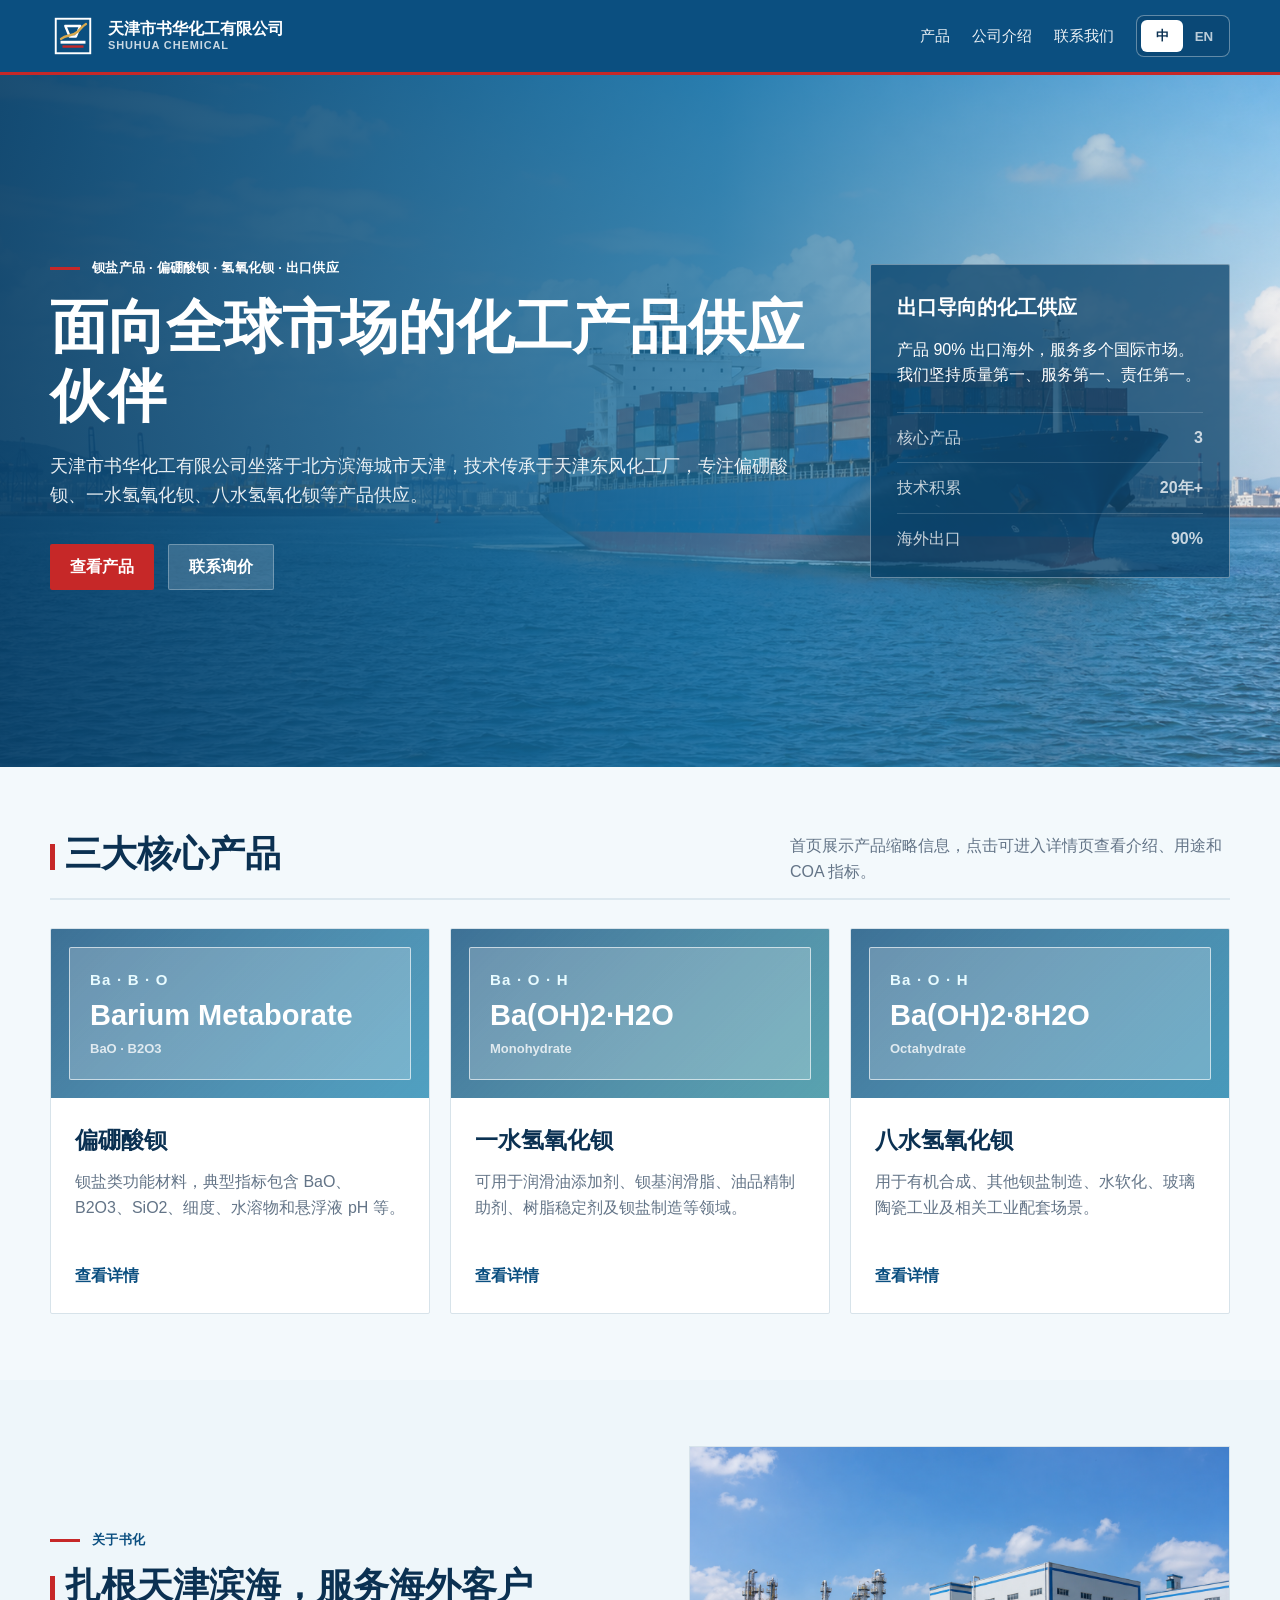
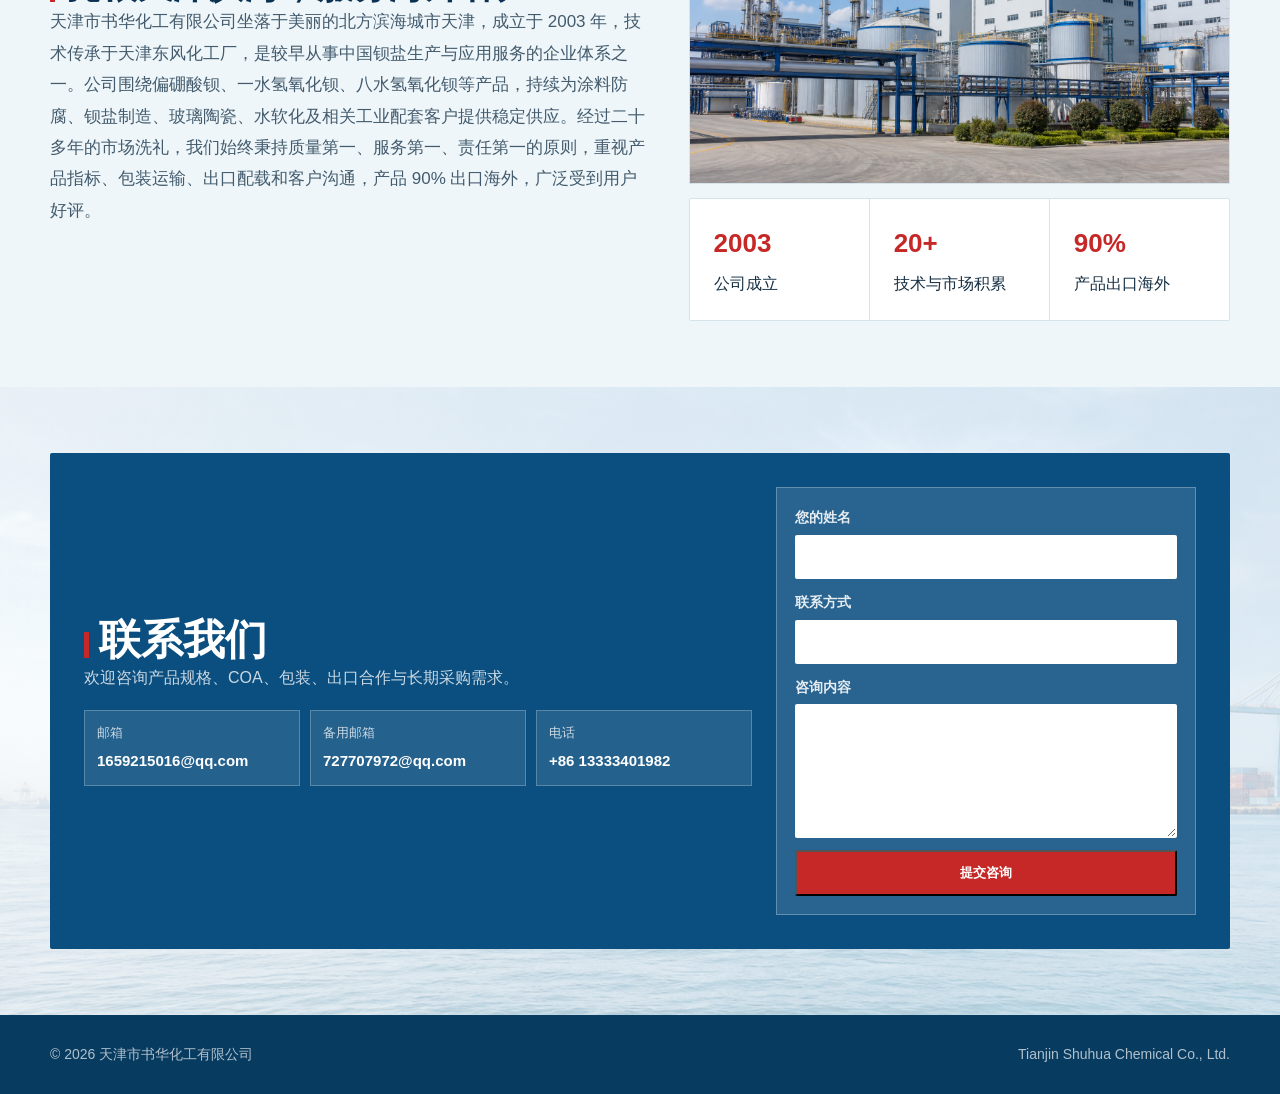
<file: index.html>
<!doctype html>
<html lang="zh-CN" data-lang="zh">
<head>
  <meta charset="utf-8">
  <meta name="viewport" content="width=device-width, initial-scale=1">
  <title>天津市书华化工有限公司 | Tianjin Shuhua Chemical Co., Ltd.</title>
  <meta name="description" content="天津市书华化工有限公司成立于2003年，专注偏硼酸钡、一水氢氧化钡、八水氢氧化钡等钡盐化工产品，产品面向全球市场供应。">
  <meta name="keywords" content="天津市书华化工有限公司,书华化工,偏硼酸钡,一水氢氧化钡,八水氢氧化钡,钡盐,化工产品">
  <meta name="robots" content="index, follow, max-image-preview:large">
  <meta property="og:type" content="website">
  <meta property="og:title" content="天津市书华化工有限公司 | Tianjin Shuhua Chemical Co., Ltd.">
  <meta property="og:description" content="专注偏硼酸钡、一水氢氧化钡、八水氢氧化钡等钡盐化工产品，面向全球市场供应。">
  <meta property="og:url" content="https://www.tianjinshuhua.com/">
  <meta property="og:image" content="https://www.tianjinshuhua.com/assets/hero-ship.png">
  <link rel="canonical" href="https://www.tianjinshuhua.com/">
  <link rel="stylesheet" href="styles.css?v=2">
  <script type="application/ld+json">
  {
    "@context": "https://schema.org",
    "@type": "Organization",
    "name": "天津市书华化工有限公司",
    "alternateName": "Tianjin Shuhua Chemical Co., Ltd.",
    "url": "https://www.tianjinshuhua.com/",
    "foundingDate": "2003",
    "description": "偏硼酸钡、一水氢氧化钡、八水氢氧化钡等钡盐化工产品供应商",
    "email": ["1659215016@qq.com", "727707972@qq.com"],
    "telephone": "+86-13333401982",
    "areaServed": "Worldwide"
  }
  </script>
</head>
<body>
  <header class="site-header">
    <nav class="nav" aria-label="Main navigation">
      <a class="brand" href="index.html">
        <img class="brand-logo" src="assets/logo.svg" alt="天津市书华化工有限公司 logo">
        <span class="brand-name">
          <span data-zh>天津市书华化工有限公司</span>
          <span data-en>Tianjin Shuhua Chemical Co., Ltd.</span>
          <small>SHUHUA CHEMICAL</small>
        </span>
      </a>
      <div class="nav-links">
        <a href="#products"><span data-zh>产品</span><span data-en>Products</span></a>
        <a href="#about"><span data-zh>公司介绍</span><span data-en>About</span></a>
        <a href="#contact"><span data-zh>联系我们</span><span data-en>Contact</span></a>
        <span class="lang-switch" aria-label="Language switch">
          <button type="button" data-set-lang="zh">中</button>
          <button type="button" data-set-lang="en">EN</button>
        </span>
      </div>
    </nav>
  </header>

  <main>
    <section class="hero">
      <div class="hero-inner">
        <div>
          <div class="eyebrow"><span data-zh>钡盐产品 · 偏硼酸钡 · 氢氧化钡 · 出口供应</span><span data-en>Barium Salt · Barium Metaborate · Barium Hydroxide · Export Supply</span></div>
          <h1>
            <span data-zh>面向全球市场的化工产品供应伙伴</span>
            <span data-en>Chemical Product Supply Partner for Global Markets</span>
          </h1>
          <p class="hero-copy">
            <span data-zh>天津市书华化工有限公司坐落于北方滨海城市天津，技术传承于天津东风化工厂，专注偏硼酸钡、一水氢氧化钡、八水氢氧化钡等产品供应。</span>
            <span data-en>Tianjin Shuhua Chemical Co., Ltd. is based in the coastal city of Tianjin, with technical heritage from Tianjin Dongfeng Chemical Factory, focusing on barium metaborate and barium hydroxide products.</span>
          </p>
          <div class="actions">
            <a class="btn btn-primary" href="#products"><span data-zh>查看产品</span><span data-en>View Products</span></a>
            <a class="btn btn-light" href="#contact"><span data-zh>联系询价</span><span data-en>Send Inquiry</span></a>
          </div>
        </div>
        <aside class="hero-panel">
          <strong><span data-zh>出口导向的化工供应</span><span data-en>Export-Oriented Chemical Supply</span></strong>
          <p>
            <span data-zh>产品 90% 出口海外，服务多个国际市场。我们坚持质量第一、服务第一、责任第一。</span>
            <span data-en>90% of our products are exported overseas. We uphold quality first, service first, and responsibility first.</span>
          </p>
          <div class="port-lines">
            <div class="port-line"><span data-zh>核心产品</span><span data-en>Core Products</span><b>3</b></div>
            <div class="port-line"><span data-zh>技术积累</span><span data-en>Technical Heritage</span><b><span data-zh>20年+</span><span data-en>20+ yrs</span></b></div>
            <div class="port-line"><span data-zh>海外出口</span><span data-en>Export Ratio</span><b>90%</b></div>
          </div>
        </aside>
      </div>
    </section>

    <section id="products">
      <div class="section-inner">
        <div class="section-title">
          <h2><span data-zh>三大核心产品</span><span data-en>Three Core Products</span></h2>
          <p><span data-zh>首页展示产品缩略信息，点击可进入详情页查看介绍、用途和 COA 指标。</span><span data-en>Product summaries are shown here. Open each product page for introduction, applications, and COA specifications.</span></p>
        </div>
        <div class="product-grid">
          <article class="product-card">
            <div class="product-art product-art-1">
              <div class="chem-card">
                <b>Ba · B · O</b>
                <strong>Barium Metaborate</strong>
                <small>BaO · B2O3</small>
              </div>
            </div>
            <div class="product-body">
              <h3><span data-zh>偏硼酸钡</span><span data-en>Barium Metaborate</span></h3>
              <p><span data-zh>钡盐类功能材料，典型指标包含 BaO、B2O3、SiO2、细度、水溶物和悬浮液 pH 等。</span><span data-en>A barium salt functional material with typical indicators including BaO, B2O3, SiO2, fineness, water-soluble substances, and suspension pH.</span></p>
              <a class="product-link" href="products/barium-metaborate.html"><span data-zh>查看详情</span><span data-en>Details</span></a>
            </div>
          </article>
          <article class="product-card">
            <div class="product-art product-art-2">
              <div class="chem-card">
                <b>Ba · O · H</b>
                <strong>Ba(OH)2·H2O</strong>
                <small>Monohydrate</small>
              </div>
            </div>
            <div class="product-body">
              <h3><span data-zh>一水氢氧化钡</span><span data-en>Barium Hydroxide Monohydrate</span></h3>
              <p><span data-zh>可用于润滑油添加剂、钡基润滑脂、油品精制助剂、树脂稳定剂及钡盐制造等领域。</span><span data-en>Used for lubricating oil additives, barium-based grease, oil refining additives, resin stabilizers, and barium salt manufacturing.</span></p>
              <a class="product-link" href="products/barium-hydroxide-monohydrate.html"><span data-zh>查看详情</span><span data-en>Details</span></a>
            </div>
          </article>
          <article class="product-card">
            <div class="product-art product-art-3">
              <div class="chem-card">
                <b>Ba · O · H</b>
                <strong>Ba(OH)2·8H2O</strong>
                <small>Octahydrate</small>
              </div>
            </div>
            <div class="product-body">
              <h3><span data-zh>八水氢氧化钡</span><span data-en>Barium Hydroxide Octahydrate</span></h3>
              <p><span data-zh>用于有机合成、其他钡盐制造、水软化、玻璃陶瓷工业及相关工业配套场景。</span><span data-en>Used in organic synthesis, other barium salt manufacturing, water softening, glass and ceramic industries, and related industrial applications.</span></p>
              <a class="product-link" href="products/barium-hydroxide-octahydrate.html"><span data-zh>查看详情</span><span data-en>Details</span></a>
            </div>
          </article>
        </div>
      </div>
    </section>

    <section id="about" class="about-band">
      <div class="section-inner about-grid">
        <div class="about-text">
          <div class="eyebrow"><span data-zh>关于书化</span><span data-en>About Shuhua</span></div>
          <h2><span data-zh>扎根天津滨海，服务海外客户</span><span data-en>Rooted in Tianjin, Serving Overseas Customers</span></h2>
          <p class="about-copy">
            <span data-zh>天津市书华化工有限公司坐落于美丽的北方滨海城市天津，成立于 2003 年，技术传承于天津东风化工厂，是较早从事中国钡盐生产与应用服务的企业体系之一。公司围绕偏硼酸钡、一水氢氧化钡、八水氢氧化钡等产品，持续为涂料防腐、钡盐制造、玻璃陶瓷、水软化及相关工业配套客户提供稳定供应。经过二十多年的市场洗礼，我们始终秉持质量第一、服务第一、责任第一的原则，重视产品指标、包装运输、出口配载和客户沟通，产品 90% 出口海外，广泛受到用户好评。</span>
            <span data-en>Tianjin Shuhua Chemical Co., Ltd. is located in Tianjin, a beautiful coastal city in northern China. Founded in 2003, the company inherits technical experience from Tianjin Dongfeng Chemical Factory, one of the earlier enterprise systems engaged in barium salt production and application services in China. Focusing on Barium Metaborate, Barium Hydroxide Monohydrate, and Barium Hydroxide Octahydrate, we provide stable supply for coating anti-corrosion, barium salt manufacturing, glass and ceramic, water softening, and related industrial customers. With more than two decades of market experience, we adhere to quality first, service first, and responsibility first, with attention to product specifications, packing, transportation, export handling, and customer communication. 90% of our products are exported overseas and widely recognized by customers.</span>
          </p>
        </div>
        <div class="about-media">
          <img src="assets/factory-shuhua.png" alt="Tianjin Shuhua Chemical factory image">
          <div class="stats">
            <div class="stat"><strong>2003</strong><span data-zh>公司成立</span><span data-en>Founded</span></div>
            <div class="stat"><strong>20+</strong><span data-zh>技术与市场积累</span><span data-en>Years of Experience</span></div>
            <div class="stat"><strong>90%</strong><span data-zh>产品出口海外</span><span data-en>Exported Overseas</span></div>
          </div>
        </div>
      </div>
    </section>

    <section id="contact" class="contact-strip">
      <div class="section-inner">
        <div class="contact-box">
          <div>
            <h2><span data-zh>联系我们</span><span data-en>Contact Us</span></h2>
            <p><span data-zh>欢迎咨询产品规格、COA、包装、出口合作与长期采购需求。</span><span data-en>Contact us for product specifications, COA, packing, export cooperation, and long-term purchasing needs.</span></p>
            <div class="contact-list" aria-label="Contact information">
              <a class="contact-item" href="mailto:1659215016@qq.com">
                <span><span data-zh>邮箱</span><span data-en>Email</span></span>
                <b>1659215016@qq.com</b>
              </a>
              <a class="contact-item" href="mailto:727707972@qq.com">
                <span><span data-zh>备用邮箱</span><span data-en>Alternate Email</span></span>
                <b>727707972@qq.com</b>
              </a>
              <a class="contact-item" href="tel:+8613333401982">
                <span><span data-zh>电话</span><span data-en>Phone</span></span>
                <b>+86 13333401982</b>
              </a>
            </div>
          </div>
          <form class="inquiry-form" data-inquiry-form>
            <label>
              <span data-zh>您的姓名</span><span data-en>Your Name</span>
              <input name="name" type="text" autocomplete="name">
            </label>
            <label>
              <span data-zh>联系方式</span><span data-en>Contact</span>
              <input name="contact" type="text" autocomplete="email">
            </label>
            <label>
              <span data-zh>咨询内容</span><span data-en>Message</span>
              <textarea name="message" rows="5" required></textarea>
            </label>
            <button class="btn btn-primary" type="submit"><span data-zh>提交咨询</span><span data-en>Submit Inquiry</span></button>
          </form>
        </div>
      </div>
    </section>
  </main>

  <footer>
    <div class="footer-inner">
      <span>© 2026 天津市书华化工有限公司</span>
      <span>Tianjin Shuhua Chemical Co., Ltd.</span>
    </div>
  </footer>
  <script src="site.js?v=2"></script>
</body>
</html>
</file>
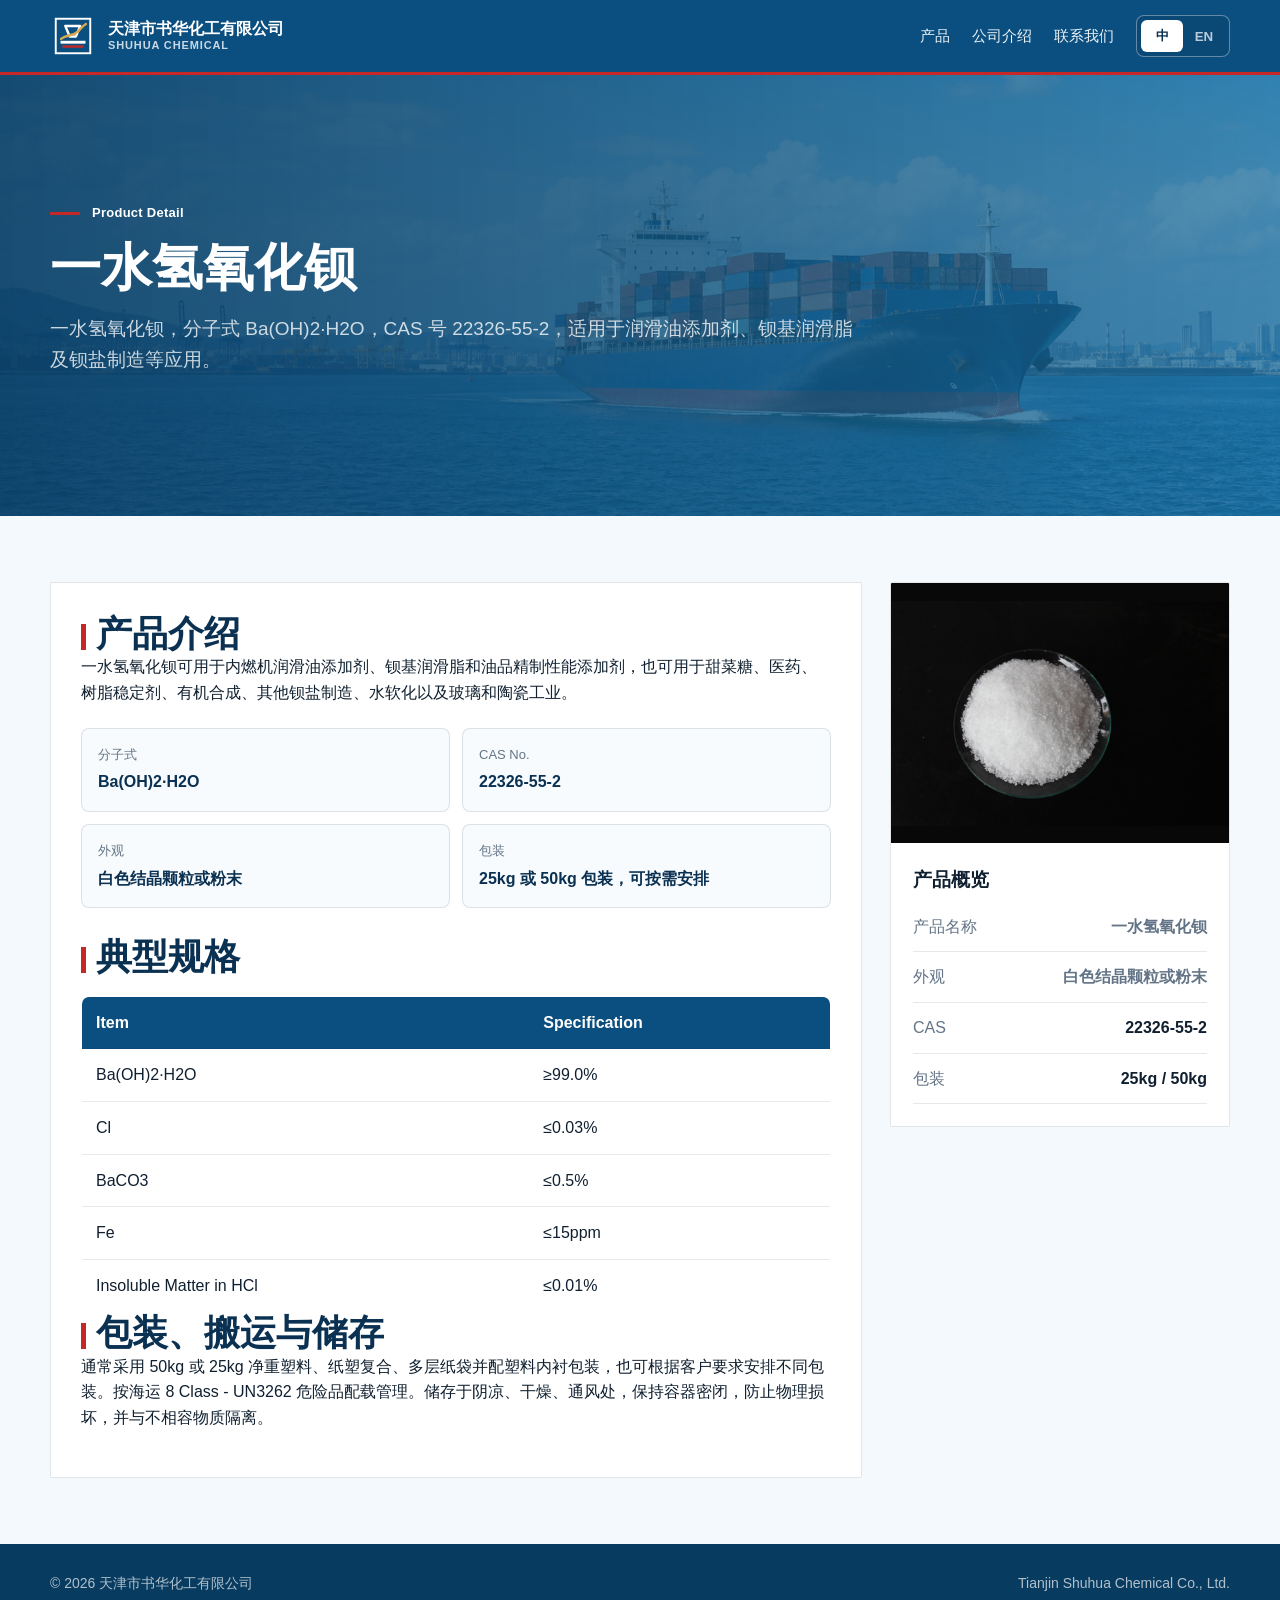
<file: products/barium-hydroxide-monohydrate.html>
<!doctype html>
<html lang="zh-CN" data-lang="zh">
<head>
  <meta charset="utf-8">
  <meta name="viewport" content="width=device-width, initial-scale=1">
  <title>一水氢氧化钡 | 天津市书华化工有限公司</title>
  <meta name="description" content="天津市书华化工有限公司一水氢氧化钡产品介绍、典型规格、包装搬运与运输信息。CAS号22326-55-2，可用于润滑油添加剂、钡盐制造等。">
  <meta name="keywords" content="一水氢氧化钡,Barium Hydroxide Monohydrate,CAS 22326-55-2,氢氧化钡,书华化工">
  <meta name="robots" content="index, follow, max-image-preview:large">
  <meta property="og:type" content="product">
  <meta property="og:title" content="一水氢氧化钡 | 天津市书华化工有限公司">
  <meta property="og:description" content="一水氢氧化钡产品介绍、典型规格、包装搬运与运输信息。">
  <meta property="og:url" content="https://www.tianjinshuhua.com/products/barium-hydroxide-monohydrate.html">
  <meta property="og:image" content="https://www.tianjinshuhua.com/assets/product-barium-hydroxide-monohydrate.jpg">
  <link rel="canonical" href="https://www.tianjinshuhua.com/products/barium-hydroxide-monohydrate.html">
  <link rel="stylesheet" href="../styles.css?v=2">
</head>
<body>
  <header class="site-header">
    <nav class="nav" aria-label="Main navigation">
      <a class="brand" href="../index.html">
        <img class="brand-logo" src="../assets/logo.svg" alt="天津市书华化工有限公司 logo">
        <span class="brand-name"><span data-zh>天津市书华化工有限公司</span><span data-en>Tianjin Shuhua Chemical Co., Ltd.</span><small>SHUHUA CHEMICAL</small></span>
      </a>
      <div class="nav-links">
        <a href="../index.html#products"><span data-zh>产品</span><span data-en>Products</span></a>
        <a href="../index.html#about"><span data-zh>公司介绍</span><span data-en>About</span></a>
        <a href="../index.html#contact"><span data-zh>联系我们</span><span data-en>Contact</span></a>
        <span class="lang-switch"><button type="button" data-set-lang="zh">中</button><button type="button" data-set-lang="en">EN</button></span>
      </div>
    </nav>
  </header>

  <main>
    <section class="page-hero">
      <div class="section-inner">
        <div class="eyebrow">Product Detail</div>
        <h1><span data-zh>一水氢氧化钡</span><span data-en>Barium Hydroxide Monohydrate</span></h1>
        <p><span data-zh>一水氢氧化钡，分子式 Ba(OH)2·H2O，CAS 号 22326-55-2，适用于润滑油添加剂、钡基润滑脂及钡盐制造等应用。</span><span data-en>Barium Hydroxide Monohydrate, formula Ba(OH)2·H2O, CAS No. 22326-55-2, is used in lubricating oil additives, barium-based grease, and barium salt manufacturing.</span></p>
      </div>
    </section>

    <section>
      <div class="section-inner detail-layout">
        <article class="content-panel">
          <h2><span data-zh>产品介绍</span><span data-en>Product Introduction</span></h2>
          <p><span data-zh>一水氢氧化钡可用于内燃机润滑油添加剂、钡基润滑脂和油品精制性能添加剂，也可用于甜菜糖、医药、树脂稳定剂、有机合成、其他钡盐制造、水软化以及玻璃和陶瓷工业。</span><span data-en>Barium Hydroxide Monohydrate is used for internal combustion engine lubricating oil additives, barium-based grease, and oil refining performance additives. It can also be used in beet sugar, medicine, resin stabilizers, organic synthesis, manufacturing of other barium salts, water softening, and the glass and ceramic industries.</span></p>

          <div class="spec-grid">
            <div class="spec-item"><span><span data-zh>分子式</span><span data-en>Formula</span></span><b>Ba(OH)2·H2O</b></div>
            <div class="spec-item"><span>CAS No.</span><b>22326-55-2</b></div>
            <div class="spec-item"><span><span data-zh>外观</span><span data-en>Application</span></span><b><span data-zh>白色结晶颗粒或粉末</span><span data-en>White crystalline granules or powder</span></b></div>
            <div class="spec-item"><span><span data-zh>包装</span><span data-en>Packing</span></span><b><span data-zh>25kg 或 50kg 包装，可按需安排</span><span data-en>25kg or 50kg packing, customizable</span></b></div>
          </div>

          <h2><span data-zh>典型规格</span><span data-en>Typical Specifications</span></h2>
          <table class="coa-table">
            <thead><tr><th>Item</th><th>Specification</th></tr></thead>
            <tbody>
              <tr><td>Ba(OH)2·H2O</td><td>&ge;99.0%</td></tr>
              <tr><td>Cl</td><td>&le;0.03%</td></tr>
              <tr><td>BaCO3</td><td>&le;0.5%</td></tr>
              <tr><td>Fe</td><td>&le;15ppm</td></tr>
              <tr><td>Insoluble Matter in HCl</td><td>&le;0.01%</td></tr>
            </tbody>
          </table>

          <h2><span data-zh>包装、搬运与储存</span><span data-en>Packing, Handling & Storage</span></h2>
          <p><span data-zh>通常采用 50kg 或 25kg 净重塑料、纸塑复合、多层纸袋并配塑料内衬包装，也可根据客户要求安排不同包装。按海运 8 Class - UN3262 危险品配载管理。储存于阴凉、干燥、通风处，保持容器密闭，防止物理损坏，并与不相容物质隔离。</span><span data-en>Usually packed in 50kg or 25kg net plastic, paper-plastic composite, or multi-layer paper bags with plastic liner. Other packing can be arranged according to customer requirements. Managed as 8 Class - UN3262 dangerous goods for sea transportation. Store in a tightly closed container in a cool, dry, ventilated area, protect against physical damage, and isolate from incompatible substances.</span></p>
        </article>

        <aside class="side-panel">
          <img class="side-image product-photo" src="../assets/product-barium-hydroxide-monohydrate.jpg" alt="Barium Hydroxide Monohydrate product photo">
          <div class="side-body">
            <h3><span data-zh>产品概览</span><span data-en>Overview</span></h3>
            <ul class="info-list">
              <li><span data-zh>产品名称</span><span data-en>Product</span><b><span data-zh>一水氢氧化钡</span><span data-en>Barium Hydroxide Monohydrate</span></b></li>
              <li><span data-zh>外观</span><span data-en>Appearance</span><b><span data-zh>白色结晶颗粒或粉末</span><span data-en>White crystalline granules or powder</span></b></li>
              <li><span>CAS</span><b>22326-55-2</b></li>
              <li><span data-zh>包装</span><span data-en>Packing</span><b>25kg / 50kg</b></li>
            </ul>
          </div>
        </aside>
      </div>
    </section>
  </main>

  <footer><div class="footer-inner"><span>© 2026 天津市书华化工有限公司</span><span>Tianjin Shuhua Chemical Co., Ltd.</span></div></footer>
  <script src="../site.js?v=2"></script>
</body>
</html>
</file>
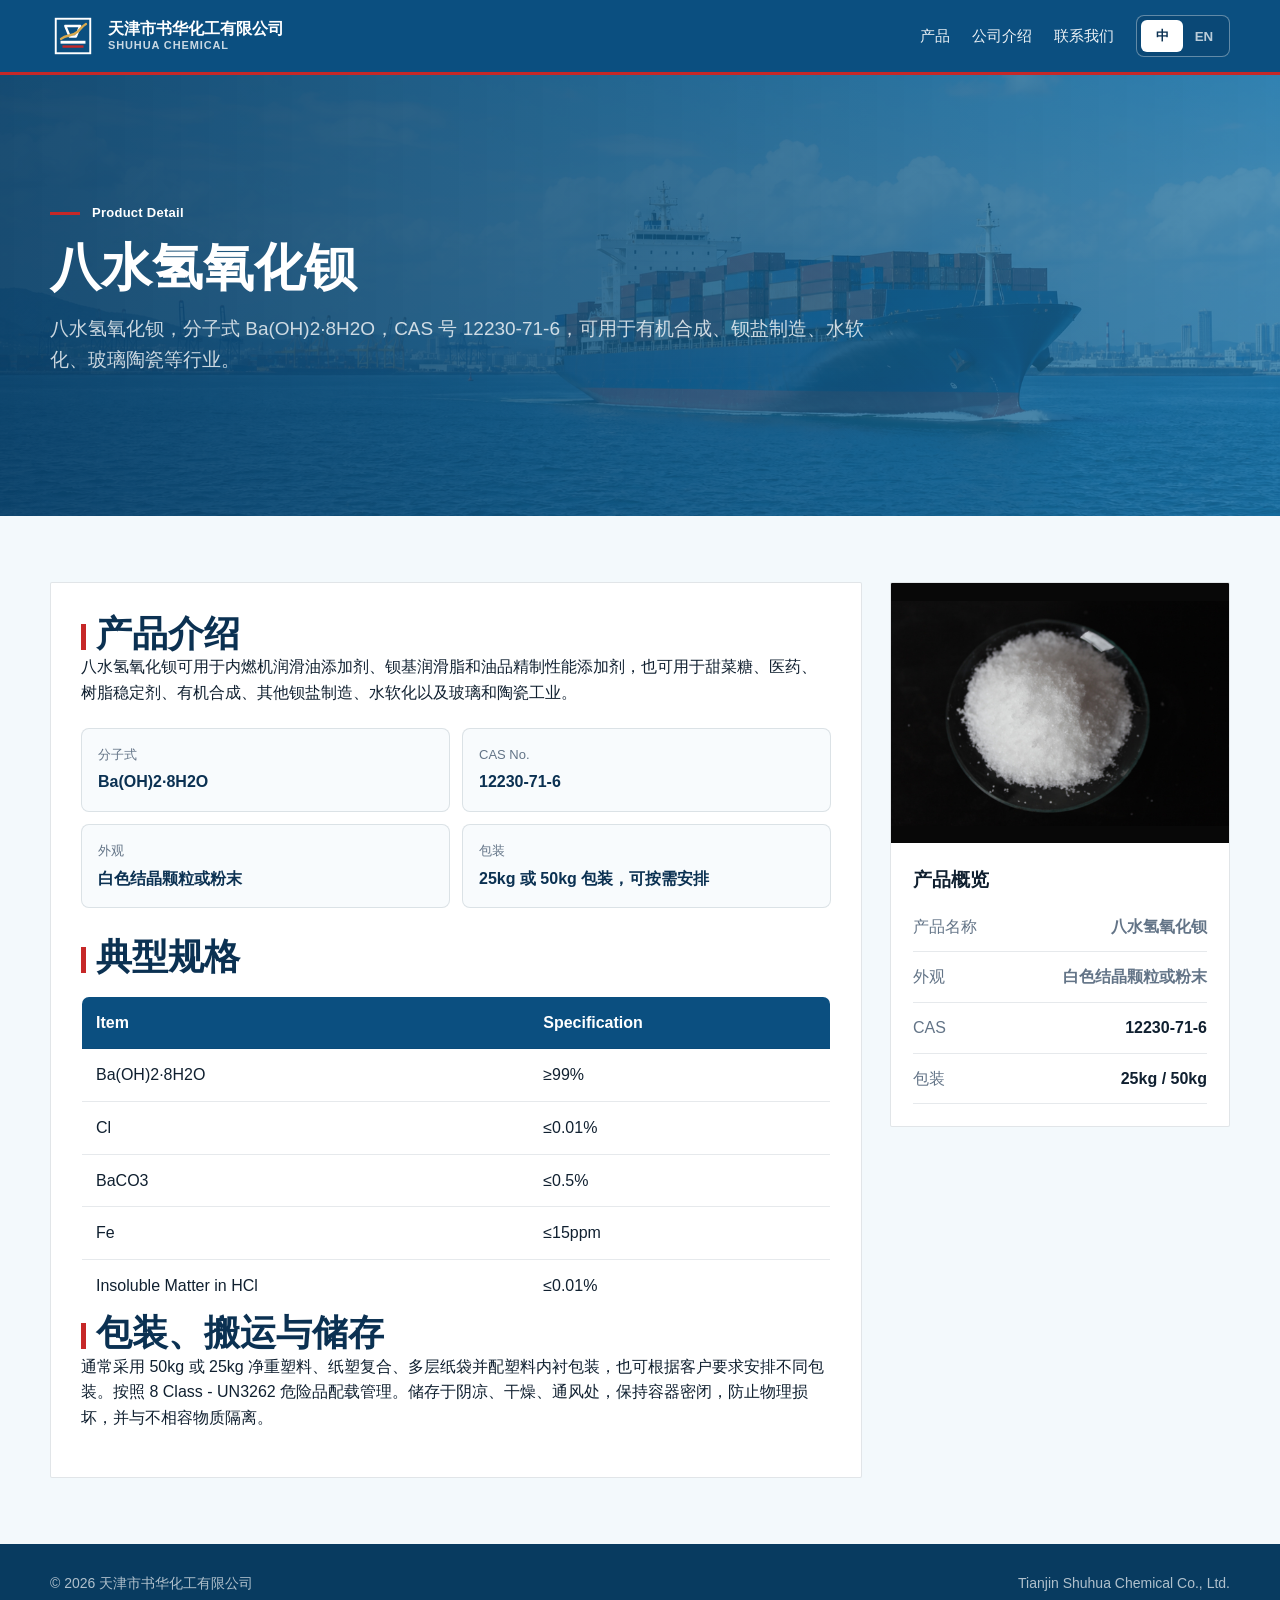
<file: products/barium-hydroxide-octahydrate.html>
<!doctype html>
<html lang="zh-CN" data-lang="zh">
<head>
  <meta charset="utf-8">
  <meta name="viewport" content="width=device-width, initial-scale=1">
  <title>八水氢氧化钡 | 天津市书华化工有限公司</title>
  <meta name="description" content="天津市书华化工有限公司八水氢氧化钡产品介绍、典型规格、包装搬运与运输信息。CAS号12230-71-6，可用于有机合成、钡盐制造等。">
  <meta name="keywords" content="八水氢氧化钡,Barium Hydroxide Octahydrate,CAS 12230-71-6,氢氧化钡,书华化工">
  <meta name="robots" content="index, follow, max-image-preview:large">
  <meta property="og:type" content="product">
  <meta property="og:title" content="八水氢氧化钡 | 天津市书华化工有限公司">
  <meta property="og:description" content="八水氢氧化钡产品介绍、典型规格、包装搬运与运输信息。">
  <meta property="og:url" content="https://www.tianjinshuhua.com/products/barium-hydroxide-octahydrate.html">
  <meta property="og:image" content="https://www.tianjinshuhua.com/assets/product-barium-hydroxide-octahydrate.jpg">
  <link rel="canonical" href="https://www.tianjinshuhua.com/products/barium-hydroxide-octahydrate.html">
  <link rel="stylesheet" href="../styles.css?v=2">
</head>
<body>
  <header class="site-header">
    <nav class="nav" aria-label="Main navigation">
      <a class="brand" href="../index.html">
        <img class="brand-logo" src="../assets/logo.svg" alt="天津市书华化工有限公司 logo">
        <span class="brand-name"><span data-zh>天津市书华化工有限公司</span><span data-en>Tianjin Shuhua Chemical Co., Ltd.</span><small>SHUHUA CHEMICAL</small></span>
      </a>
      <div class="nav-links">
        <a href="../index.html#products"><span data-zh>产品</span><span data-en>Products</span></a>
        <a href="../index.html#about"><span data-zh>公司介绍</span><span data-en>About</span></a>
        <a href="../index.html#contact"><span data-zh>联系我们</span><span data-en>Contact</span></a>
        <span class="lang-switch"><button type="button" data-set-lang="zh">中</button><button type="button" data-set-lang="en">EN</button></span>
      </div>
    </nav>
  </header>

  <main>
    <section class="page-hero">
      <div class="section-inner">
        <div class="eyebrow">Product Detail</div>
        <h1><span data-zh>八水氢氧化钡</span><span data-en>Barium Hydroxide Octahydrate</span></h1>
        <p><span data-zh>八水氢氧化钡，分子式 Ba(OH)2·8H2O，CAS 号 12230-71-6，可用于有机合成、钡盐制造、水软化、玻璃陶瓷等行业。</span><span data-en>Barium Hydroxide Octahydrate, formula Ba(OH)2·8H2O, CAS No. 12230-71-6, is used in organic synthesis, barium salt manufacturing, water softening, glass and ceramic industries.</span></p>
      </div>
    </section>

    <section>
      <div class="section-inner detail-layout">
        <article class="content-panel">
          <h2><span data-zh>产品介绍</span><span data-en>Product Introduction</span></h2>
          <p><span data-zh>八水氢氧化钡可用于内燃机润滑油添加剂、钡基润滑脂和油品精制性能添加剂，也可用于甜菜糖、医药、树脂稳定剂、有机合成、其他钡盐制造、水软化以及玻璃和陶瓷工业。</span><span data-en>Barium Hydroxide Octahydrate is used for internal combustion engine lubricating oil additives, barium-based grease, and oil refining performance additives. It can also be used in beet sugar, medicine, resin stabilizers, organic synthesis, manufacturing of other barium salts, water softening, and the glass and ceramic industries.</span></p>

          <div class="spec-grid">
            <div class="spec-item"><span><span data-zh>分子式</span><span data-en>Formula</span></span><b>Ba(OH)2·8H2O</b></div>
            <div class="spec-item"><span>CAS No.</span><b>12230-71-6</b></div>
            <div class="spec-item"><span><span data-zh>外观</span><span data-en>Application</span></span><b><span data-zh>白色结晶颗粒或粉末</span><span data-en>White crystalline granules or powder</span></b></div>
            <div class="spec-item"><span><span data-zh>包装</span><span data-en>Packing</span></span><b><span data-zh>25kg 或 50kg 包装，可按需安排</span><span data-en>25kg or 50kg packing, customizable</span></b></div>
          </div>

          <h2><span data-zh>典型规格</span><span data-en>Typical Specifications</span></h2>
          <table class="coa-table">
            <thead><tr><th>Item</th><th>Specification</th></tr></thead>
            <tbody>
              <tr><td>Ba(OH)2·8H2O</td><td>&ge;99%</td></tr>
              <tr><td>Cl</td><td>&le;0.01%</td></tr>
              <tr><td>BaCO3</td><td>&le;0.5%</td></tr>
              <tr><td>Fe</td><td>&le;15ppm</td></tr>
              <tr><td>Insoluble Matter in HCl</td><td>&le;0.01%</td></tr>
            </tbody>
          </table>

          <h2><span data-zh>包装、搬运与储存</span><span data-en>Packing, Handling & Storage</span></h2>
          <p><span data-zh>通常采用 50kg 或 25kg 净重塑料、纸塑复合、多层纸袋并配塑料内衬包装，也可根据客户要求安排不同包装。按照 8 Class - UN3262 危险品配载管理。储存于阴凉、干燥、通风处，保持容器密闭，防止物理损坏，并与不相容物质隔离。</span><span data-en>Usually packed in 50kg or 25kg net plastic, paper-plastic composite, or multi-layer paper bags with plastic liner. Other packing can be arranged according to customer requirements. Managed as 8 Class - UN3262 dangerous goods. Store in a tightly closed container in a cool, dry, ventilated area, protect against physical damage, and isolate from incompatible substances.</span></p>
        </article>

        <aside class="side-panel">
          <img class="side-image product-photo" src="../assets/product-barium-hydroxide-octahydrate.jpg" alt="Barium Hydroxide Octahydrate product photo">
          <div class="side-body">
            <h3><span data-zh>产品概览</span><span data-en>Overview</span></h3>
            <ul class="info-list">
              <li><span data-zh>产品名称</span><span data-en>Product</span><b><span data-zh>八水氢氧化钡</span><span data-en>Barium Hydroxide Octahydrate</span></b></li>
              <li><span data-zh>外观</span><span data-en>Appearance</span><b><span data-zh>白色结晶颗粒或粉末</span><span data-en>White crystalline granules or powder</span></b></li>
              <li><span>CAS</span><b>12230-71-6</b></li>
              <li><span data-zh>包装</span><span data-en>Packing</span><b>25kg / 50kg</b></li>
            </ul>
          </div>
        </aside>
      </div>
    </section>
  </main>

  <footer><div class="footer-inner"><span>© 2026 天津市书华化工有限公司</span><span>Tianjin Shuhua Chemical Co., Ltd.</span></div></footer>
  <script src="../site.js?v=2"></script>
</body>
</html>
</file>
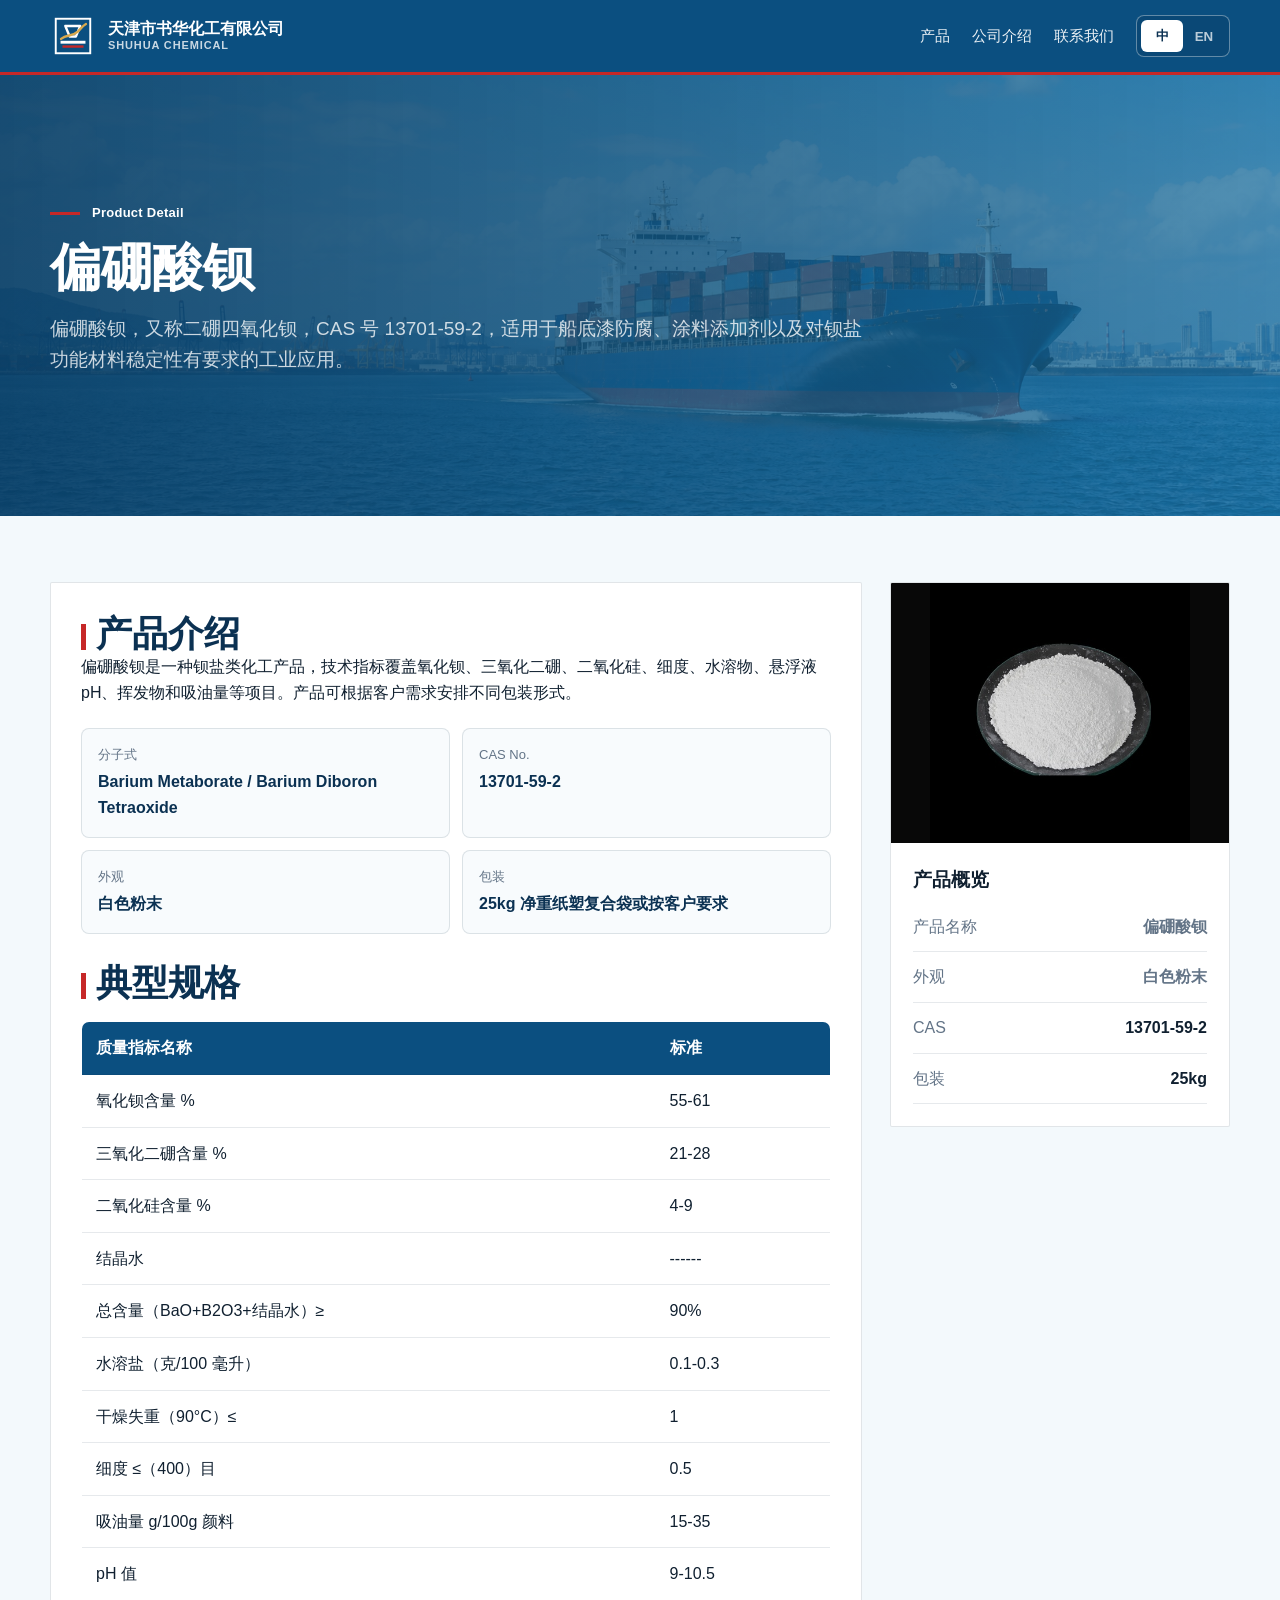
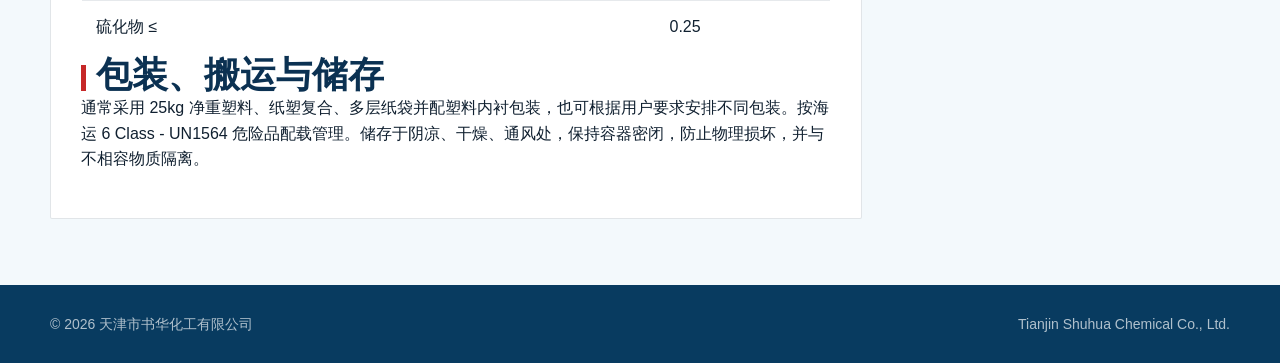
<file: products/barium-metaborate.html>
<!doctype html>
<html lang="zh-CN" data-lang="zh">
<head>
  <meta charset="utf-8">
  <meta name="viewport" content="width=device-width, initial-scale=1">
  <title>偏硼酸钡 | 天津市书华化工有限公司</title>
  <meta name="description" content="天津市书华化工有限公司偏硼酸钡产品介绍、典型规格、包装搬运与运输信息。CAS号13701-59-2，适用于船底漆防腐、涂料添加剂等工业应用。">
  <meta name="keywords" content="偏硼酸钡,二硼四氧化钡,Barium Metaborate,CAS 13701-59-2,书华化工">
  <meta name="robots" content="index, follow, max-image-preview:large">
  <meta property="og:type" content="product">
  <meta property="og:title" content="偏硼酸钡 | 天津市书华化工有限公司">
  <meta property="og:description" content="偏硼酸钡产品介绍、典型规格、包装搬运与运输信息。">
  <meta property="og:url" content="https://www.tianjinshuhua.com/products/barium-metaborate.html">
  <meta property="og:image" content="https://www.tianjinshuhua.com/assets/product-barium-metaborate.jpg">
  <link rel="canonical" href="https://www.tianjinshuhua.com/products/barium-metaborate.html">
  <link rel="stylesheet" href="../styles.css?v=2">
</head>
<body>
  <header class="site-header">
    <nav class="nav" aria-label="Main navigation">
      <a class="brand" href="../index.html">
        <img class="brand-logo" src="../assets/logo.svg" alt="天津市书华化工有限公司 logo">
        <span class="brand-name"><span data-zh>天津市书华化工有限公司</span><span data-en>Tianjin Shuhua Chemical Co., Ltd.</span><small>SHUHUA CHEMICAL</small></span>
      </a>
      <div class="nav-links">
        <a href="../index.html#products"><span data-zh>产品</span><span data-en>Products</span></a>
        <a href="../index.html#about"><span data-zh>公司介绍</span><span data-en>About</span></a>
        <a href="../index.html#contact"><span data-zh>联系我们</span><span data-en>Contact</span></a>
        <span class="lang-switch"><button type="button" data-set-lang="zh">中</button><button type="button" data-set-lang="en">EN</button></span>
      </div>
    </nav>
  </header>

  <main>
    <section class="page-hero">
      <div class="section-inner">
        <div class="eyebrow">Product Detail</div>
        <h1><span data-zh>偏硼酸钡</span><span data-en>Barium Metaborate</span></h1>
        <p><span data-zh>偏硼酸钡，又称二硼四氧化钡，CAS 号 13701-59-2，适用于船底漆防腐、涂料添加剂以及对钡盐功能材料稳定性有要求的工业应用。</span><span data-en>Barium Metaborate, also known as Barium Diboron Tetraoxide, CAS No. 13701-59-2, is used for anti-corrosive marine bottom paint, coating additives, and industrial applications requiring stable barium salt functional materials.</span></p>
      </div>
    </section>

    <section>
      <div class="section-inner detail-layout">
        <article class="content-panel">
          <h2><span data-zh>产品介绍</span><span data-en>Product Introduction</span></h2>
          <p><span data-zh>偏硼酸钡是一种钡盐类化工产品，技术指标覆盖氧化钡、三氧化二硼、二氧化硅、细度、水溶物、悬浮液 pH、挥发物和吸油量等项目。产品可根据客户需求安排不同包装形式。</span><span data-en>Barium Metaborate is a barium salt chemical product. Its technical indicators include barium oxide, diboron trioxide, silicon dioxide, fineness, water-soluble substances, suspension pH, volatile matter, and oil absorbability. Packing can be arranged according to customer requirements.</span></p>

          <div class="spec-grid">
            <div class="spec-item"><span><span data-zh>分子式</span><span data-en>Formula</span></span><b>Barium Metaborate / Barium Diboron Tetraoxide</b></div>
            <div class="spec-item"><span>CAS No.</span><b>13701-59-2</b></div>
            <div class="spec-item"><span><span data-zh>外观</span><span data-en>Application</span></span><b><span data-zh>白色粉末</span><span data-en>White powder</span></b></div>
            <div class="spec-item"><span><span data-zh>包装</span><span data-en>Packing</span></span><b><span data-zh>25kg 净重纸塑复合袋或按客户要求</span><span data-en>25kg net paper-plastic composite bag or as required</span></b></div>
          </div>

          <h2><span data-zh>典型规格</span><span data-en>Typical Specifications</span></h2>
          <table class="coa-table">
            <thead><tr><th><span data-zh>质量指标名称</span><span data-en>Quality Index</span></th><th><span data-zh>标准</span><span data-en>Standard</span></th></tr></thead>
            <tbody>
              <tr><td><span data-zh>氧化钡含量 %</span><span data-en>Barium Oxide, BaO %</span></td><td>55-61</td></tr>
              <tr><td><span data-zh>三氧化二硼含量 %</span><span data-en>Diboron Trioxide, B2O3 %</span></td><td>21-28</td></tr>
              <tr><td><span data-zh>二氧化硅含量 %</span><span data-en>Silicon Dioxide, SiO2 %</span></td><td>4-9</td></tr>
              <tr><td><span data-zh>结晶水</span><span data-en>Crystal Water</span></td><td>------</td></tr>
              <tr><td><span data-zh>总含量（BaO+B2O3+结晶水）≥</span><span data-en>Total Content (BaO+B2O3+Crystal Water) ≥</span></td><td>90%</td></tr>
              <tr><td><span data-zh>水溶盐（克/100 毫升）</span><span data-en>Water Soluble Salt, g/100ml</span></td><td>0.1-0.3</td></tr>
              <tr><td><span data-zh>干燥失重（90°C）≤</span><span data-en>Loss on Drying (90°C) ≤</span></td><td>1</td></tr>
              <tr><td><span data-zh>细度 ≤（400）目</span><span data-en>Fineness ≤ 400 Mesh</span></td><td>0.5</td></tr>
              <tr><td><span data-zh>吸油量 g/100g 颜料</span><span data-en>Oil Absorbability, g/100g Pigment</span></td><td>15-35</td></tr>
              <tr><td><span data-zh>pH 值</span><span data-en>pH Value</span></td><td>9-10.5</td></tr>
              <tr><td><span data-zh>硫化物 ≤</span><span data-en>Sulfide ≤</span></td><td>0.25</td></tr>
            </tbody>
          </table>

          <h2><span data-zh>包装、搬运与储存</span><span data-en>Packing, Handling & Storage</span></h2>
          <p><span data-zh>通常采用 25kg 净重塑料、纸塑复合、多层纸袋并配塑料内衬包装，也可根据用户要求安排不同包装。按海运 6 Class - UN1564 危险品配载管理。储存于阴凉、干燥、通风处，保持容器密闭，防止物理损坏，并与不相容物质隔离。</span><span data-en>Usually packed in 25kg net plastic, paper-plastic composite, or multi-layer paper bags with plastic liner. Other packing can be arranged according to user requirements. Managed as 6 Class - UN1564 dangerous goods for sea transportation. Store in a tightly closed container in a cool, dry, ventilated area, protect against physical damage, and isolate from incompatible substances.</span></p>
        </article>

        <aside class="side-panel">
          <img class="side-image product-photo" src="../assets/product-barium-metaborate.jpg" alt="Barium Metaborate product photo">
          <div class="side-body">
            <h3><span data-zh>产品概览</span><span data-en>Overview</span></h3>
            <ul class="info-list">
              <li><span data-zh>产品名称</span><span data-en>Product</span><b><span data-zh>偏硼酸钡</span><span data-en>Barium Metaborate</span></b></li>
              <li><span data-zh>外观</span><span data-en>Appearance</span><b><span data-zh>白色粉末</span><span data-en>White powder</span></b></li>
              <li><span>CAS</span><b>13701-59-2</b></li>
              <li><span data-zh>包装</span><span data-en>Packing</span><b>25kg</b></li>
            </ul>
          </div>
        </aside>
      </div>
    </section>
  </main>

  <footer><div class="footer-inner"><span>© 2026 天津市书华化工有限公司</span><span>Tianjin Shuhua Chemical Co., Ltd.</span></div></footer>
  <script src="../site.js?v=2"></script>
</body>
</html>
</file>
<file: styles.css>
:root {
  --navy: #0b3152;
  --deep: #11577a;
  --ocean: #1595bd;
  --cyan: #6dd5ef;
  --gold: #d8a94d;
  --ink: #102030;
  --muted: #637487;
  --line: rgba(255, 255, 255, 0.18);
  --paper: #f3f9fc;
  --white: #ffffff;
}

* {
  box-sizing: border-box;
}

html {
  scroll-behavior: smooth;
}

body {
  margin: 0;
  color: var(--ink);
  background: var(--paper);
  font-family: -apple-system, BlinkMacSystemFont, "Segoe UI", "PingFang SC", "Microsoft YaHei", sans-serif;
  line-height: 1.6;
  letter-spacing: 0;
}

a {
  color: inherit;
  text-decoration: none;
}

.site-header {
  position: sticky;
  top: 0;
  z-index: 20;
  border-bottom: 1px solid rgba(255, 255, 255, 0.14);
  background: rgba(13, 80, 119, 0.88);
  backdrop-filter: blur(18px);
}

.nav {
  width: min(1180px, calc(100% - 40px));
  min-height: 76px;
  margin: 0 auto;
  display: flex;
  align-items: center;
  justify-content: space-between;
  gap: 24px;
  color: var(--white);
}

.brand {
  display: flex;
  align-items: center;
  gap: 12px;
  min-width: 0;
  font-weight: 800;
}

.brand-logo {
  width: 46px;
  height: 46px;
  flex: 0 0 auto;
}

.brand-name {
  display: grid;
  gap: 1px;
  line-height: 1.16;
}

.brand-name small {
  color: rgba(255, 255, 255, 0.66);
  font-size: 11px;
  font-weight: 700;
  letter-spacing: 0.08em;
}

.nav-links {
  display: flex;
  align-items: center;
  gap: 24px;
  color: rgba(255, 255, 255, 0.82);
  font-size: 15px;
}

.lang-switch {
  display: inline-flex;
  padding: 4px;
  border: 1px solid rgba(255, 255, 255, 0.2);
  border-radius: 8px;
  background: rgba(255, 255, 255, 0.08);
}

.lang-switch button {
  min-width: 42px;
  min-height: 32px;
  border: 0;
  border-radius: 6px;
  color: rgba(255, 255, 255, 0.72);
  background: transparent;
  cursor: pointer;
  font-weight: 800;
}

.lang-switch button.active {
  color: var(--navy);
  background: var(--white);
}

.hero {
  position: relative;
  overflow: hidden;
  min-height: calc(100vh - 76px);
  color: var(--white);
  background:
    linear-gradient(100deg, rgba(9, 61, 97, 0.84) 0%, rgba(20, 113, 151, 0.68) 48%, rgba(91, 198, 221, 0.42) 100%),
    url("assets/hero-ship.png") center / cover no-repeat,
    linear-gradient(135deg, #0b537c, #7edff0);
}

.hero::after {
  content: "";
  position: absolute;
  inset: auto 0 0;
  height: 96px;
  background: linear-gradient(to bottom, transparent, var(--paper));
}

.hero-inner,
.section-inner {
  width: min(1180px, calc(100% - 40px));
  margin: 0 auto;
}

.hero-inner {
  position: relative;
  z-index: 1;
  display: grid;
  grid-template-columns: minmax(0, 1fr) 420px;
  align-items: center;
  gap: 56px;
  min-height: calc(100vh - 76px);
  padding: 72px 0 126px;
}

.eyebrow {
  display: inline-flex;
  align-items: center;
  gap: 12px;
  margin-bottom: 22px;
  color: #d8f7ff;
  font-size: 13px;
  font-weight: 900;
  letter-spacing: 0.08em;
  text-transform: uppercase;
}

.eyebrow::before {
  content: "";
  width: 38px;
  height: 2px;
  background: var(--gold);
}

h1,
h2,
h3,
p {
  margin-top: 0;
}

h1 {
  max-width: 850px;
  margin-bottom: 22px;
  font-size: clamp(42px, 6.5vw, 82px);
  line-height: 1.05;
  letter-spacing: 0;
}

.hero-copy {
  max-width: 720px;
  margin-bottom: 34px;
  color: rgba(255, 255, 255, 0.8);
  font-size: clamp(17px, 2vw, 21px);
}

.actions {
  display: flex;
  flex-wrap: wrap;
  gap: 14px;
}

.btn {
  display: inline-flex;
  align-items: center;
  justify-content: center;
  min-height: 46px;
  padding: 0 20px;
  border-radius: 7px;
  font-weight: 850;
}

.btn-primary {
  color: var(--navy);
  background: var(--gold);
}

.btn-light {
  color: var(--white);
  border: 1px solid rgba(255, 255, 255, 0.28);
  background: rgba(255, 255, 255, 0.1);
  backdrop-filter: blur(12px);
}

.hero-panel {
  padding: 26px;
  border: 1px solid rgba(255, 255, 255, 0.18);
  border-radius: 8px;
  background: rgba(255, 255, 255, 0.18);
  box-shadow: 0 24px 70px rgba(9, 61, 97, 0.2);
  backdrop-filter: blur(18px);
}

.hero-panel strong {
  display: block;
  margin-bottom: 14px;
  color: #fff;
  font-size: 20px;
}

.port-lines {
  display: grid;
  gap: 12px;
  margin-top: 24px;
}

.port-line {
  display: flex;
  justify-content: space-between;
  gap: 18px;
  padding-top: 12px;
  border-top: 1px solid rgba(255, 255, 255, 0.16);
  color: rgba(255, 255, 255, 0.76);
}

section {
  padding: 86px 0;
}

.section-title {
  display: flex;
  align-items: stretch;
  justify-content: space-between;
  gap: 30px;
  margin-bottom: 34px;
}

h2 {
  max-width: 740px;
  margin-bottom: 0;
  color: var(--navy);
  font-size: clamp(30px, 4vw, 48px);
  line-height: 1.15;
  letter-spacing: 0;
}

.section-title p {
  max-width: 440px;
  margin-bottom: 0;
  color: var(--muted);
}

.product-grid {
  display: grid;
  grid-template-columns: repeat(3, 1fr);
  gap: 20px;
}

.product-card {
  overflow: hidden;
  border: 1px solid rgba(10, 41, 71, 0.11);
  border-radius: 8px;
  background: var(--white);
  box-shadow: 0 18px 48px rgba(6, 26, 47, 0.08);
}

.product-art {
  min-height: 190px;
  padding: 22px;
  color: var(--white);
  background:
    linear-gradient(135deg, rgba(6, 26, 47, 0.3), rgba(12, 111, 145, 0.12)),
    var(--art);
  display: flex;
  align-items: end;
}

.product-art-1 {
  --art:
    radial-gradient(circle at 74% 24%, rgba(255, 255, 255, 0.86) 0 7px, transparent 8px),
    radial-gradient(circle at 64% 38%, rgba(255, 255, 255, 0.7) 0 5px, transparent 6px),
    linear-gradient(135deg, #14658d, #70d9ed);
}

.product-art-2 {
  --art:
    linear-gradient(155deg, rgba(255,255,255,0.24) 0 18%, transparent 18% 100%),
    radial-gradient(circle at 70% 30%, rgba(216,169,77,0.72), transparent 26%),
    linear-gradient(135deg, #176d98, #8fcae8);
}

.product-art-3 {
  --art:
    linear-gradient(130deg, rgba(255,255,255,0.18) 0 14%, transparent 14% 100%),
    radial-gradient(circle at 76% 24%, rgba(68,184,212,0.82), transparent 28%),
    linear-gradient(135deg, #1595bd, #0b3152);
}

.chem-card {
  width: 100%;
  min-height: 146px;
  display: grid;
  align-content: center;
  gap: 8px;
  padding: 20px;
  border: 1px solid rgba(255, 255, 255, 0.25);
  border-radius: 6px;
  background: rgba(255, 255, 255, 0.18);
  backdrop-filter: blur(10px);
}

.chem-card b {
  color: #e8fbff;
  font-size: 15px;
  letter-spacing: 0.08em;
}

.chem-card strong {
  color: #fff;
  font-size: clamp(24px, 3vw, 34px);
  line-height: 1.05;
}

.chem-card small {
  color: rgba(255, 255, 255, 0.78);
  font-size: 13px;
  font-weight: 850;
}

.product-body {
  padding: 24px;
}

.product-body h3 {
  margin-bottom: 10px;
  color: var(--navy);
  font-size: 23px;
}

.product-body p {
  min-height: 78px;
  color: var(--muted);
}

.product-link {
  display: inline-flex;
  color: var(--ocean);
  font-weight: 900;
}

.about-band {
  color: var(--white);
  background:
    linear-gradient(120deg, rgba(10, 76, 117, 0.9), rgba(19, 140, 178, 0.76)),
    url("assets/hero-ship.png") center / cover no-repeat;
}

.about-band h2 {
  color: var(--white);
}

.about-grid {
  display: grid;
  grid-template-columns: minmax(0, 1.05fr) minmax(360px, 0.95fr);
  gap: 40px;
  align-items: center;
}

.about-copy {
  color: rgba(255, 255, 255, 0.78);
  font-size: 18px;
}

.about-text {
  padding: 10px 0;
}

.about-media {
  display: grid;
  gap: 14px;
}

.about-media img {
  display: block;
  width: 100%;
  aspect-ratio: 16 / 10;
  object-fit: cover;
  border: 1px solid #d7e3ea;
}

.stats {
  display: grid;
  grid-template-columns: repeat(3, 1fr);
  gap: 1px;
  overflow: hidden;
  border: 1px solid rgba(255, 255, 255, 0.16);
  border-radius: 8px;
  background: rgba(255, 255, 255, 0.16);
}

.stat {
  padding: 24px;
  background: rgba(255, 255, 255, 0.08);
}

.stat strong {
  display: block;
  margin-bottom: 6px;
  color: var(--gold);
  font-size: 26px;
}

.contact-strip {
  position: relative;
  overflow: hidden;
  background:
    linear-gradient(rgba(231, 245, 250, 0.3), rgba(231, 245, 250, 0.3)),
    url("assets/contact-shipping.png") center / cover no-repeat;
}

.contact-box {
  display: grid;
  grid-template-columns: minmax(0, 1fr) auto;
  gap: 24px;
  align-items: center;
  padding: 34px;
  border-radius: 8px;
  color: var(--white);
  background: linear-gradient(135deg, #0d5f8d, #37bad4);
}

.contact-box h2 {
  color: var(--white);
  font-size: clamp(28px, 4vw, 42px);
}

.contact-box p {
  max-width: 680px;
  margin-bottom: 0;
  color: rgba(255, 255, 255, 0.78);
}

.contact-list {
  display: grid;
  grid-template-columns: repeat(3, minmax(0, 1fr));
  gap: 10px;
  margin-top: 20px;
}

.contact-item {
  display: grid;
  gap: 4px;
  min-height: 76px;
  padding: 12px;
  border: 1px solid rgba(255, 255, 255, 0.24);
  color: #fff;
  background: rgba(255, 255, 255, 0.1);
}

.contact-item span {
  color: rgba(255, 255, 255, 0.76);
  font-size: 13px;
}

.contact-item b {
  color: #fff;
  font-size: 15px;
  line-height: 1.35;
  word-break: break-word;
}

.inquiry-form {
  width: min(420px, 100%);
  display: grid;
  gap: 12px;
  padding: 18px;
  border: 1px solid rgba(255, 255, 255, 0.28);
  background: rgba(255, 255, 255, 0.12);
}

.inquiry-form label {
  display: grid;
  gap: 6px;
  color: rgba(255, 255, 255, 0.88);
  font-size: 14px;
  font-weight: 800;
}

.inquiry-form input,
.inquiry-form textarea {
  width: 100%;
  border: 1px solid rgba(255, 255, 255, 0.38);
  border-radius: 2px;
  padding: 10px 12px;
  color: #102030;
  background: #fff;
  font: inherit;
}

.inquiry-form textarea {
  resize: vertical;
  min-height: 118px;
}

.page-hero {
  color: var(--white);
  background:
    linear-gradient(100deg, rgba(10, 76, 117, 0.88), rgba(72, 188, 214, 0.62)),
    url("assets/hero-ship.png") center / cover no-repeat;
}

.page-hero .section-inner {
  padding: 74px 0;
}

.page-hero h1 {
  margin-bottom: 16px;
  font-size: clamp(38px, 5vw, 68px);
}

.page-hero p {
  max-width: 820px;
  color: rgba(255, 255, 255, 0.78);
  font-size: 19px;
}

.detail-layout {
  display: grid;
  grid-template-columns: minmax(0, 1fr) 340px;
  gap: 28px;
  align-items: start;
}

.content-panel,
.side-panel {
  border: 1px solid rgba(10, 41, 71, 0.12);
  border-radius: 8px;
  background: var(--white);
  box-shadow: 0 18px 48px rgba(6, 26, 47, 0.06);
}

.content-panel {
  padding: 30px;
}

.side-panel {
  overflow: hidden;
}

.side-image {
  min-height: 260px;
  background: var(--art);
}

.product-photo {
  display: block;
  width: 100%;
  height: 260px;
  object-fit: contain;
  background: #080808;
}

.side-body {
  padding: 22px;
}

.info-list {
  display: grid;
  gap: 12px;
  margin: 0;
  padding: 0;
  list-style: none;
}

.info-list li {
  display: flex;
  justify-content: space-between;
  gap: 18px;
  padding-bottom: 12px;
  border-bottom: 1px solid rgba(10, 41, 71, 0.1);
}

.info-list span {
  color: var(--muted);
}

.placeholder-note {
  padding: 16px 18px;
  border-left: 4px solid var(--gold);
  background: #fff7e8;
  color: #6f572b;
}

.spec-grid {
  display: grid;
  grid-template-columns: repeat(2, minmax(0, 1fr));
  gap: 12px;
  margin: 22px 0 28px;
}

.spec-item {
  padding: 16px;
  border: 1px solid rgba(10, 41, 71, 0.12);
  border-radius: 8px;
  background: #f8fbfd;
}

.spec-item > span {
  display: block;
  color: var(--muted);
  font-size: 13px;
}

.spec-item b {
  display: block;
  margin-top: 4px;
  color: var(--navy);
}

.spec-item b span {
  color: inherit;
  font-size: inherit;
  font-weight: inherit;
}

.coa-table {
  width: 100%;
  border-collapse: collapse;
  margin-top: 18px;
  overflow: hidden;
  border: 1px solid rgba(10, 41, 71, 0.12);
  border-radius: 8px;
}

.coa-table th,
.coa-table td {
  padding: 13px 14px;
  border-bottom: 1px solid rgba(10, 41, 71, 0.1);
  text-align: left;
}

.coa-table th {
  color: var(--white);
  background: var(--deep);
}

.coa-table tr:last-child td {
  border-bottom: 0;
}

footer {
  padding: 28px 0;
  color: rgba(255, 255, 255, 0.68);
  background: var(--navy);
}

.footer-inner {
  width: min(1180px, calc(100% - 40px));
  margin: 0 auto;
  display: flex;
  justify-content: space-between;
  gap: 18px;
  font-size: 14px;
}

[data-lang="en"] [data-zh],
[data-lang="zh"] [data-en] {
  display: none;
}

/* Domestic corporate theme: cleaner, flatter, more traditional B2B chemical style. */
.site-header {
  border-bottom: 3px solid #c62828;
  background: #0b4f80;
  backdrop-filter: none;
}

.nav {
  min-height: 72px;
}

.brand-name small {
  color: rgba(255, 255, 255, 0.78);
}

.nav-links {
  gap: 22px;
  color: rgba(255, 255, 255, 0.92);
}

.lang-switch {
  border-color: rgba(255, 255, 255, 0.36);
  background: rgba(0, 0, 0, 0.08);
}

.hero {
  min-height: 560px;
  color: #fff;
  background:
    linear-gradient(90deg, rgba(9, 64, 104, 0.92) 0%, rgba(26, 111, 159, 0.78) 56%, rgba(255, 255, 255, 0.18) 100%),
    url("assets/hero-ship.png") center / cover no-repeat,
    #1c7bae;
}

.hero::after {
  display: none;
}

.hero-inner {
  min-height: 560px;
  grid-template-columns: minmax(0, 1fr) 360px;
  padding: 56px 0;
}

.eyebrow {
  margin-bottom: 14px;
  color: #fff;
  font-size: 13px;
  letter-spacing: 0.02em;
  text-transform: none;
}

.eyebrow::before {
  width: 30px;
  height: 3px;
  background: #c62828;
}

h1 {
  max-width: 780px;
  font-size: clamp(34px, 4.6vw, 58px);
  line-height: 1.18;
}

.hero-copy {
  max-width: 760px;
  color: rgba(255, 255, 255, 0.9);
  font-size: 18px;
}

.btn {
  border-radius: 2px;
}

.btn-primary {
  color: #fff;
  background: #c62828;
}

.btn-light {
  background: rgba(255, 255, 255, 0.16);
  backdrop-filter: none;
}

.hero-panel {
  border: 1px solid rgba(255, 255, 255, 0.36);
  border-radius: 2px;
  background: rgba(5, 62, 102, 0.72);
  box-shadow: none;
  backdrop-filter: none;
}

section {
  padding: 66px 0;
}

.section-title {
  align-items: flex-start;
  margin-bottom: 28px;
  padding-bottom: 14px;
  border-bottom: 2px solid #dce8ef;
}

h2 {
  font-size: clamp(26px, 3vw, 36px);
}

h2::before {
  content: "";
  display: inline-block;
  width: 5px;
  height: 26px;
  margin-right: 10px;
  vertical-align: -4px;
  background: #c62828;
}

.product-card,
.content-panel,
.side-panel,
.contact-box {
  border-radius: 2px;
  box-shadow: none;
}

.product-card {
  border: 1px solid #d7e3ea;
}

.product-art {
  min-height: 168px;
  padding: 18px;
  align-items: stretch;
  background:
    linear-gradient(135deg, rgba(12, 76, 122, 0.78), rgba(12, 116, 161, 0.48)),
    var(--art);
}

.product-art-1 {
  --art: linear-gradient(135deg, #e8f3f8, #8ec9df);
}

.product-art-2 {
  --art: linear-gradient(135deg, #eaf4f8, #9fcdbd);
}

.product-art-3 {
  --art: linear-gradient(135deg, #e8f4f8, #7dbbd2);
}

.chem-card {
  min-height: 128px;
  border-radius: 2px;
  border-color: rgba(255, 255, 255, 0.62);
  background: rgba(255, 255, 255, 0.22);
  backdrop-filter: none;
}

.chem-card strong {
  font-size: clamp(22px, 2.4vw, 29px);
}

.product-link {
  color: #0b4f80;
}

.about-band {
  color: #163044;
  background: #eef6fa;
}

.about-band h2 {
  color: var(--navy);
}

.about-band .eyebrow {
  color: #0b4f80;
}

.about-copy {
  color: #435b6d;
  font-size: 17px;
  line-height: 1.85;
}

.stats {
  border: 1px solid #d7e3ea;
  border-radius: 2px;
  background: #d7e3ea;
}

.stat {
  background: #fff;
}

.stat strong {
  color: #c62828;
}

.contact-box {
  color: #fff;
  background: #0b4f80;
  grid-template-columns: minmax(0, 1fr) minmax(320px, 420px);
}

.page-hero {
  background:
    linear-gradient(90deg, rgba(9, 64, 104, 0.92), rgba(26, 111, 159, 0.74)),
    url("assets/hero-ship.png") center / cover no-repeat;
}

.page-hero .section-inner {
  padding: 56px 0;
}

.page-hero h1 {
  font-size: clamp(32px, 4vw, 52px);
}

.coa-table th {
  background: #0b4f80;
}

footer {
  background: #083b60;
}

@media (max-width: 940px) {
  .nav {
    padding: 14px 0;
    align-items: flex-start;
  }

  .nav-links {
    gap: 12px;
    flex-wrap: wrap;
    justify-content: flex-end;
  }

  .hero-inner,
  .about-grid,
  .detail-layout {
    grid-template-columns: 1fr;
  }

  .hero-panel {
    max-width: 560px;
  }

  .product-grid {
    grid-template-columns: 1fr;
  }

  .section-title,
  .contact-box,
  .footer-inner {
    display: block;
  }

  .section-title p,
  .contact-box .btn {
    margin-top: 16px;
  }

  .contact-list {
    grid-template-columns: 1fr;
  }
}

@media (max-width: 640px) {
  .nav,
  .hero-inner,
  .section-inner,
  .footer-inner {
    width: min(100% - 28px, 1180px);
  }

  .nav {
    display: grid;
  }

  .nav-links {
    justify-content: flex-start;
  }

  .hero {
    min-height: auto;
  }

  .hero-inner {
    min-height: auto;
    padding: 58px 0 100px;
  }

  .actions {
    display: grid;
  }

  section {
    padding: 62px 0;
  }

  .stats {
    grid-template-columns: 1fr;
  }

  .spec-grid {
    grid-template-columns: 1fr;
  }

  .content-panel,
  .contact-box {
    padding: 22px;
  }
}
</file>
